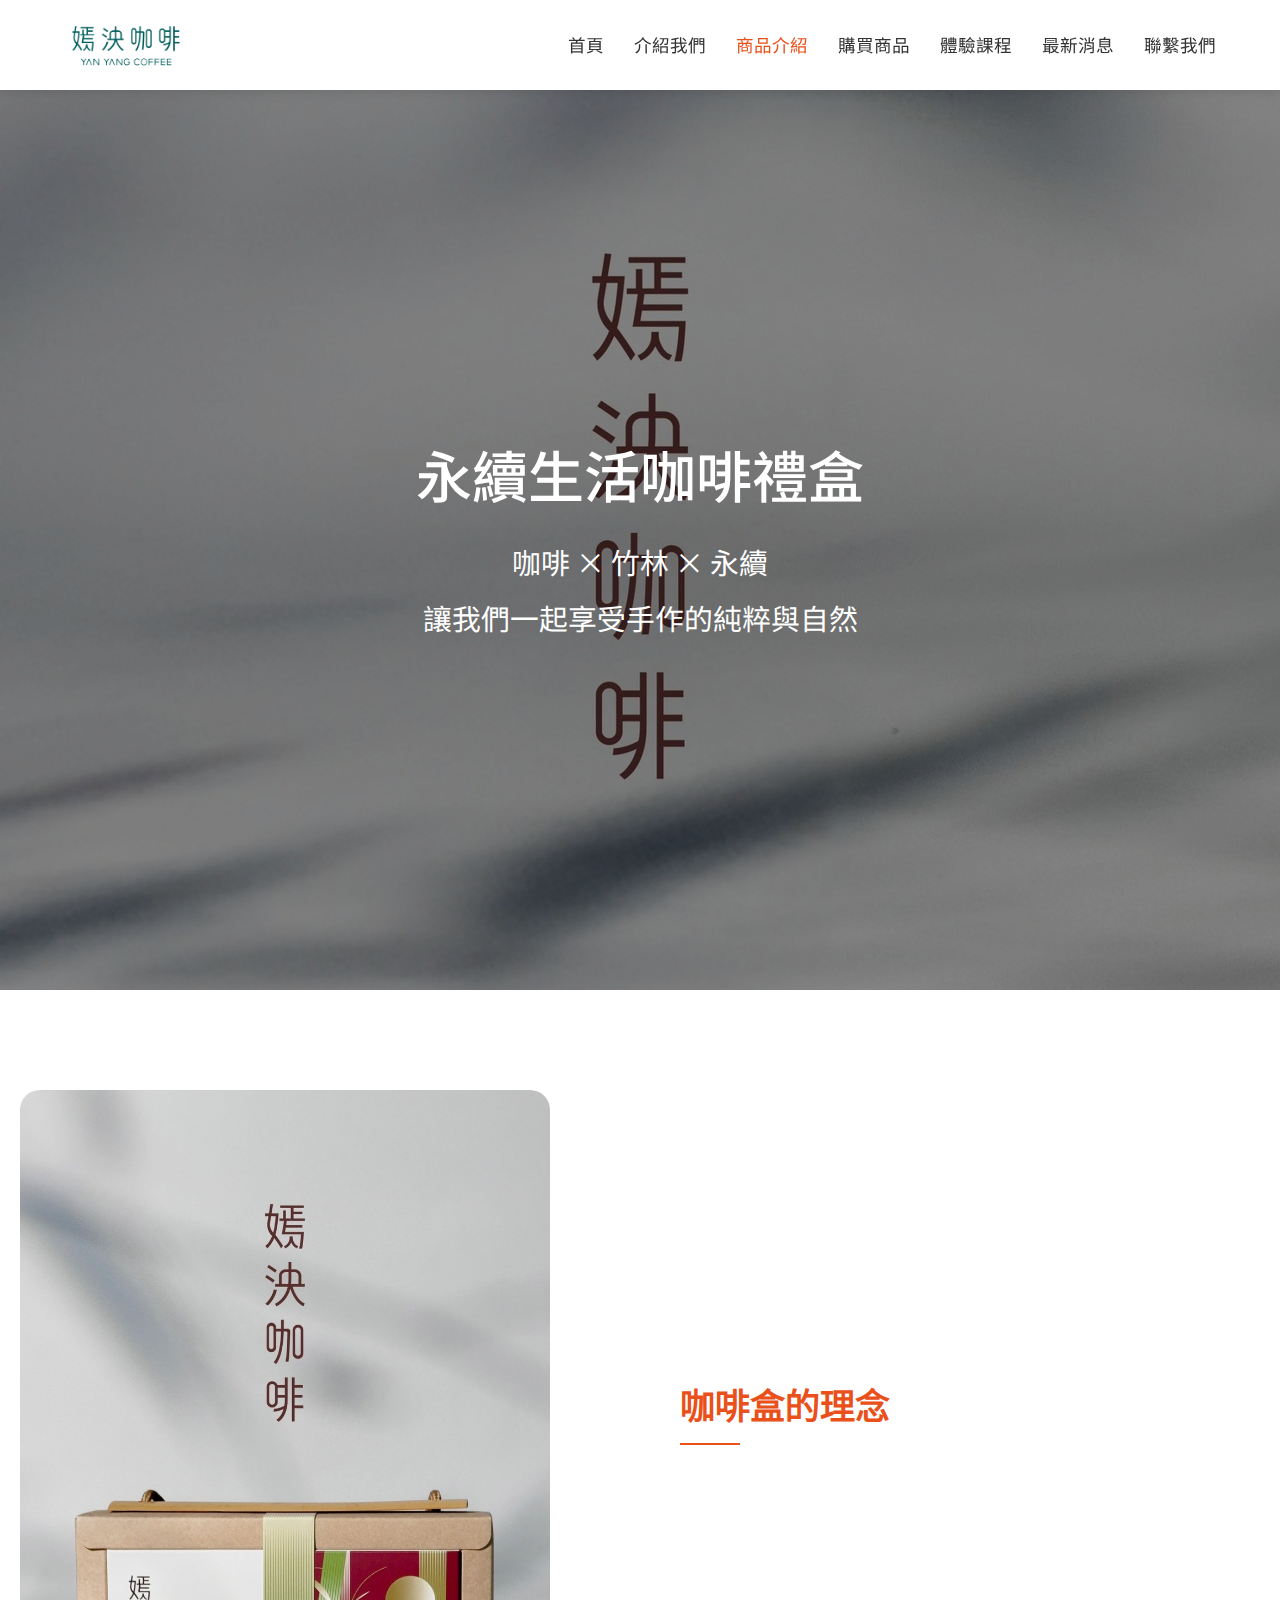
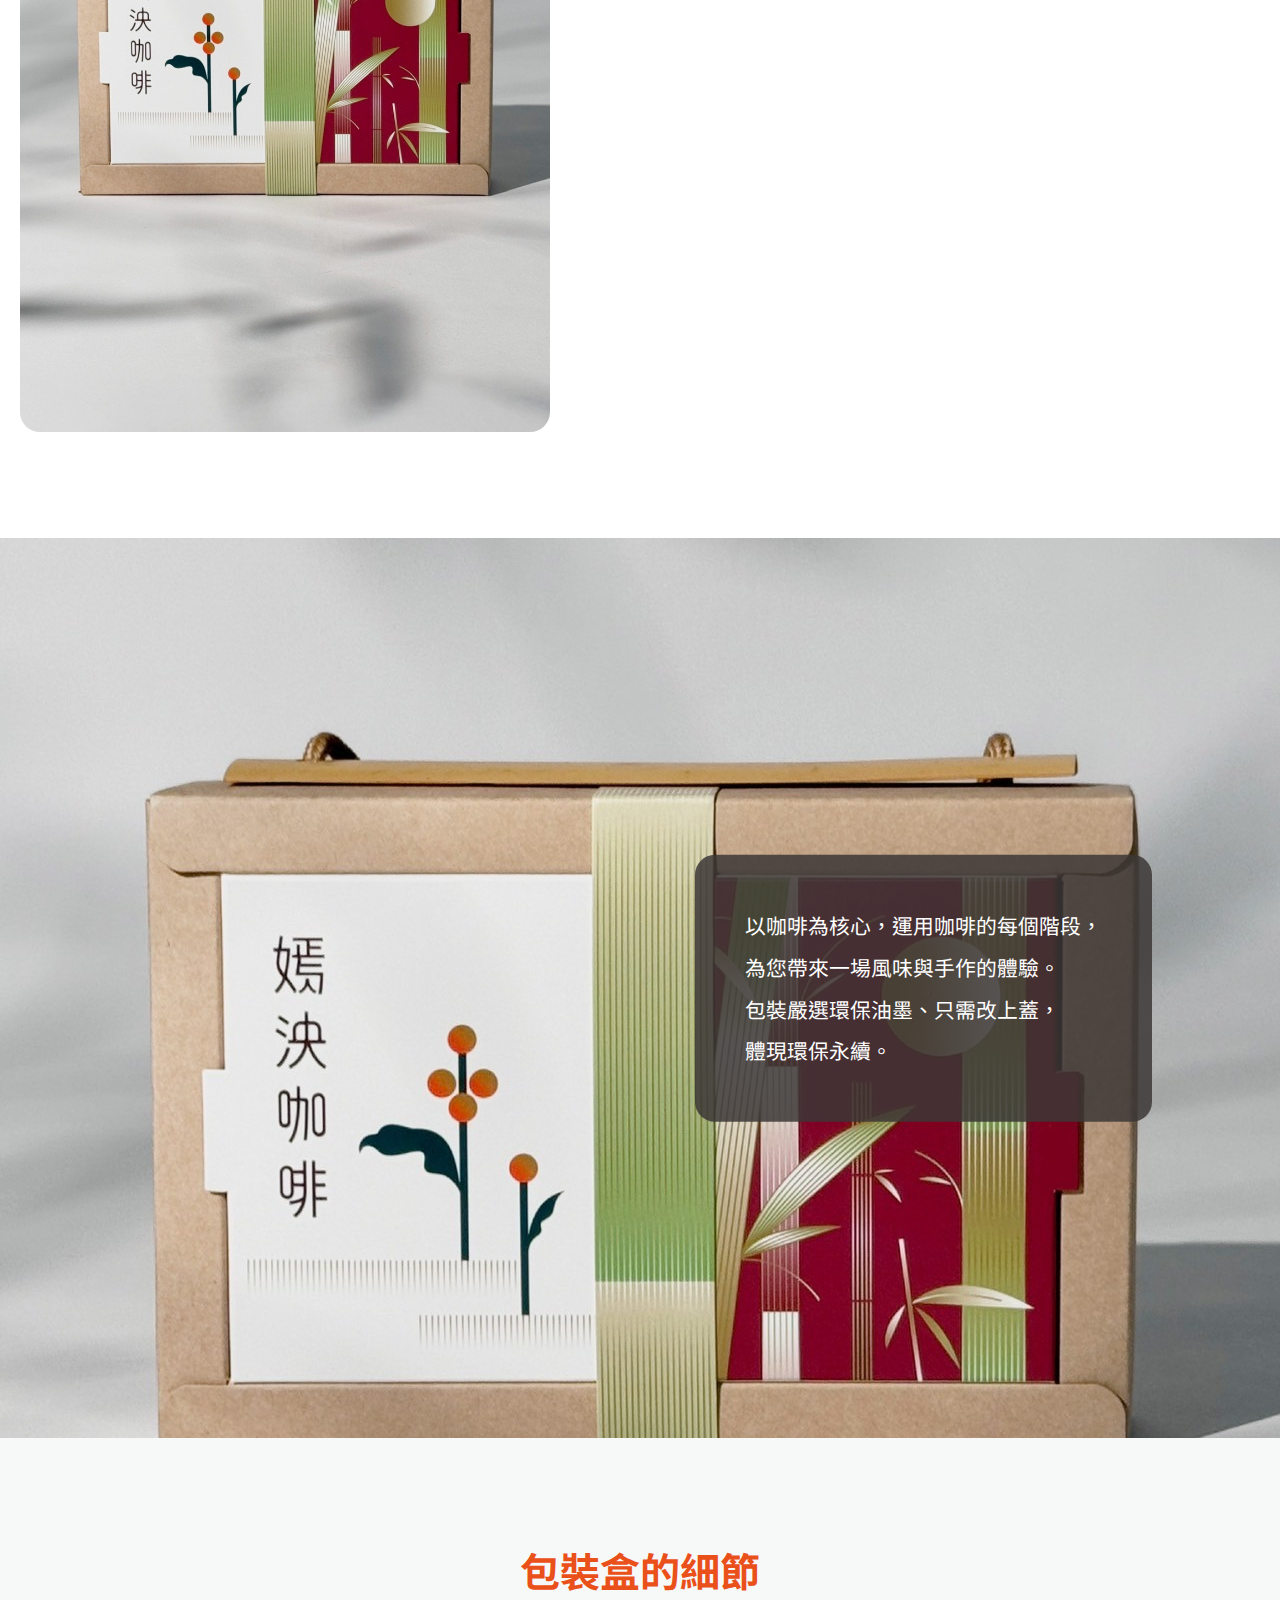
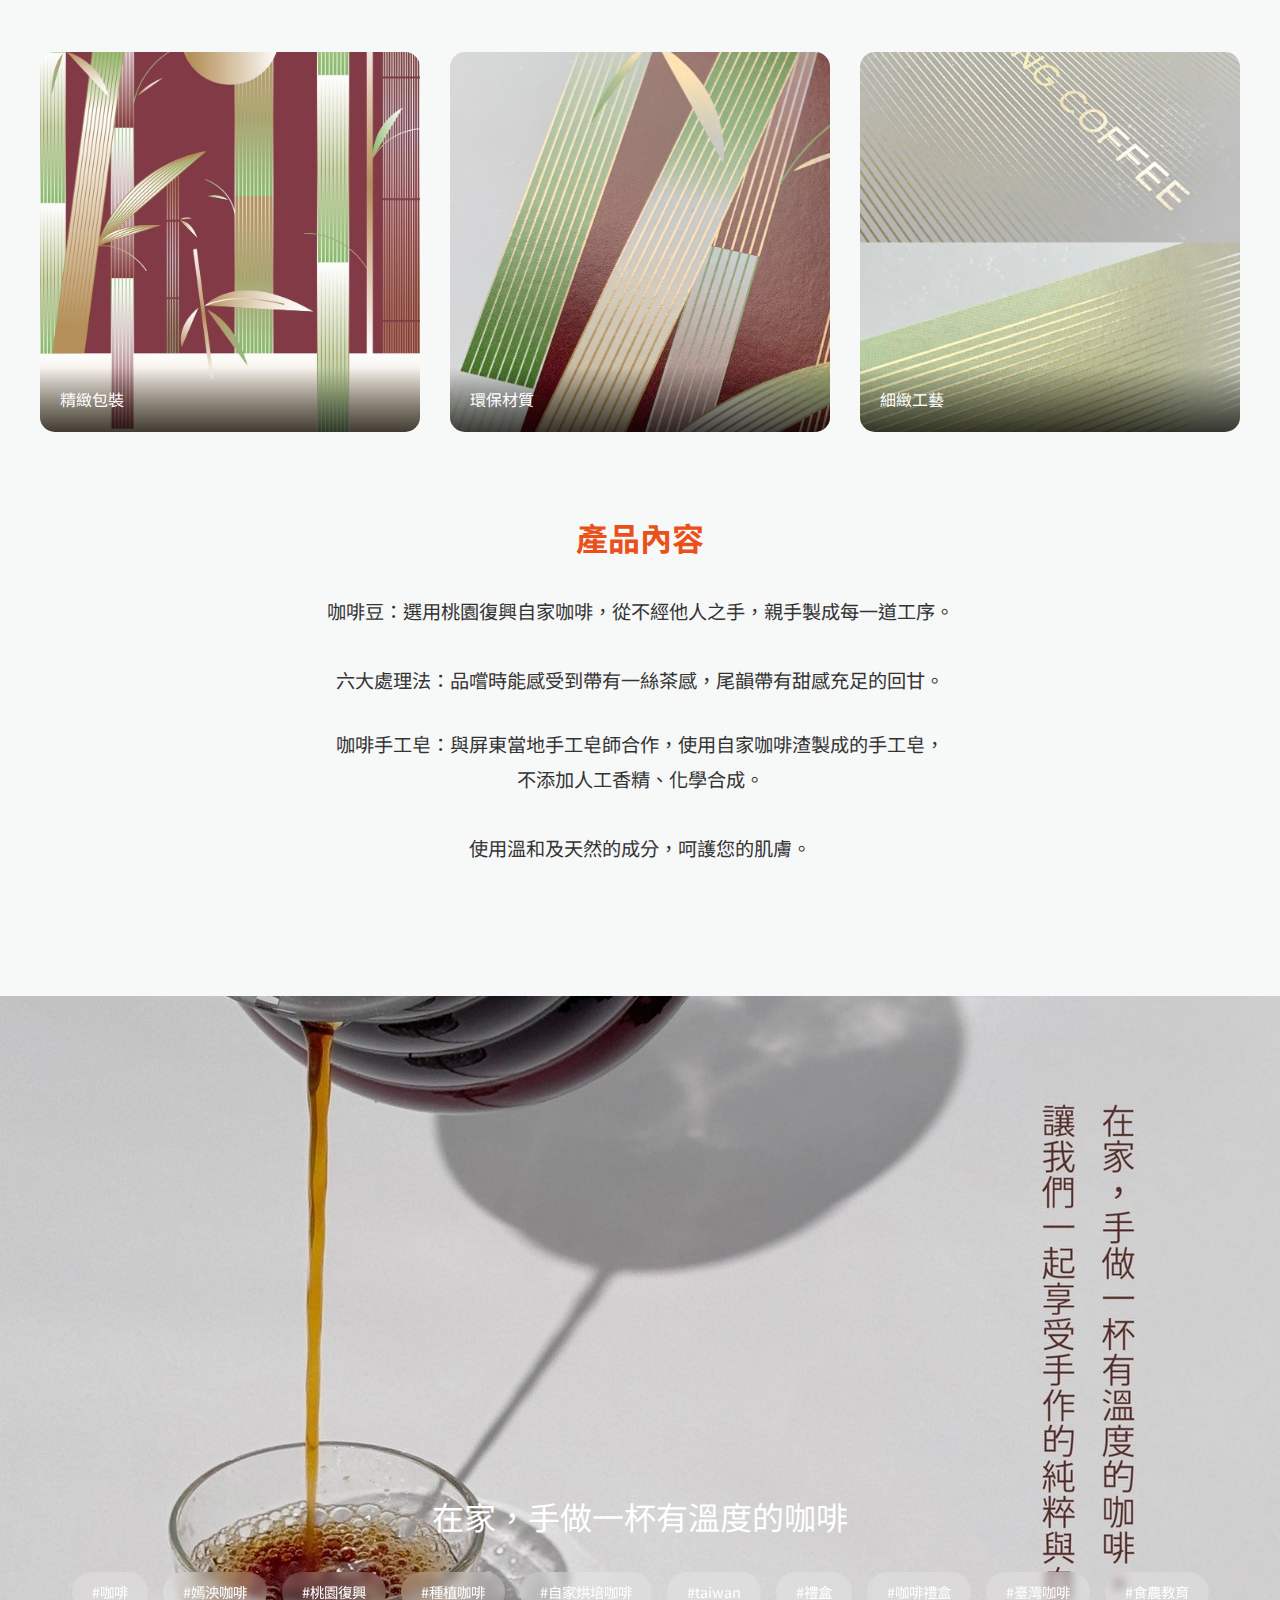
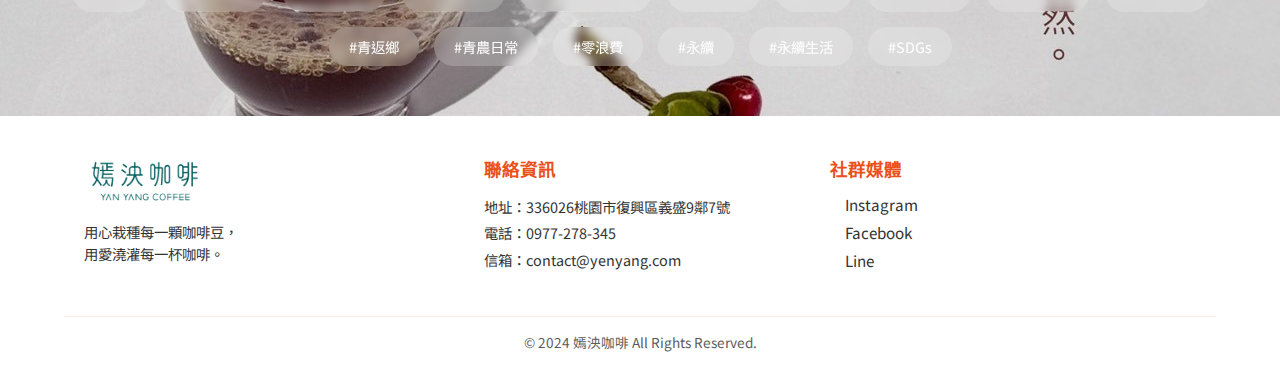
<file: products.html>
<!DOCTYPE html>
<html lang="zh-TW">
<head>
    <meta charset="UTF-8">
    <meta name="viewport" content="width=device-width, initial-scale=1.0">
    <title>商品介紹 | 嫣泱咖啡</title>
    <link rel="stylesheet" href="styles.css">
    <link rel="preconnect" href="https://fonts.googleapis.com">
    <link rel="preconnect" href="https://fonts.gstatic.com" crossorigin>
    <link href="https://fonts.googleapis.com/css2?family=Noto+Sans+TC:wght@400;500;700&display=swap" rel="stylesheet">
</head>
<body>
    <!-- 導覽列 -->
    <nav class="navbar">
        <div class="nav-logo">
            <a href="index.html">
                <img src="images/logo.png" alt="嫣泱咖啡" class="logo-img">
            </a>
        </div>
        <div class="hamburger">
            <span></span>
            <span></span>
            <span></span>
        </div>
        <ul class="nav-links">
            <li><a href="index.html">首頁</a></li>
            <li><a href="about.html">介紹我們</a></li>
            <li><a href="products.html" class="active">商品介紹</a></li>
            <li><a href="shop.html">購買商品</a></li>
            <li><a href="classes.html">體驗課程</a></li>
            <li><a href="index.html#news">最新消息</a></li>
            <li><a href="contact.html">聯繫我們</a></li>
        </ul>
    </nav>

    <!-- 主要內容區域 -->
    <main class="products-main">
        <!-- Hero 區塊 -->
        <section class="product-hero">
            <div class="hero-content fade-in">
                <h1>永續生活咖啡禮盒</h1>
                <p>咖啡 × 竹林 × 永續</p>
                <p>讓我們一起享受手作的純粹與自然</p>
            </div>
        </section>

        <!-- 介紹區塊 -->
        <section class="product-intro">
            <div class="intro-left">
                <img src="images/product-vertical.jpg" alt="產品介紹">
            </div>
            <div class="intro-right">
                <div class="intro-content">
                    <h2 class="intro-title">咖啡盒的理念</h2>
                    <div class="accent-text">
                        <p>返鄉一年了，每天與自然相伴，</p>
                        <p>感受到的不只是寧靜，更是對永續的責任。</p>
                        <p>在竹林中孕育出來的咖啡，</p>
                        <p>咖啡也回饋於我們的土地，</p>
                        <p>這是一場自然與人的共生對話，</p>
                        <p>更是我們對家鄉的情感，以及對永續的承諾。</p>
                    </div>
                </div>
            </div>
        </section>

        <!-- 產品特色區塊 -->
        <section class="product-feature">
            <div class="feature-image">
                <img src="images/product-main.jpg" alt="產品特色">
                <div class="feature-text">
                    <p>以咖啡為核心，運用咖啡的每個階段，<br>
                    為您帶來一場風味與手作的體驗。<br>
                    包裝嚴選環保油墨、只需改上蓋，<br>
                    體現環保永續。</p>
                </div>
            </div>
        </section>

        <!-- 產品細節區塊 -->
        <section class="product-details">
            <h2 class="section-title">包裝盒的細節</h2>
            <div class="details-grid">
                <div class="detail-card">
                    <img src="images/detail1.jpg" alt="細節1" class="hover-zoom">
                    <div class="detail-overlay">
                        <p>精緻包裝</p>
                    </div>
                </div>
                <div class="detail-card">
                    <img src="images/detail2.jpg" alt="細節2" class="hover-zoom">
                    <div class="detail-overlay">
                        <p>環保材質</p>
                    </div>
                </div>
                <div class="detail-card">
                    <img src="images/detail3.jpg" alt="細節3" class="hover-zoom">
                    <div class="detail-overlay">
                        <p>細緻工藝</p>
                    </div>
                </div>
            </div>
            
            <div class="product-content">
                <h3>產品內容</h3>
                <div class="content-text">
                    <p class="coffee-intro">
                        咖啡豆：選用桃園復興自家咖啡，從不經他人之手，親手製成每一道工序。<br><br>
                        六大處理法：品嚐時能感受到帶有一絲茶感，尾韻帶有甜感充足的回甘。
                    </p>
                    <p class="soap-intro">
                        咖啡手工皂：與屏東當地手工皂師合作，使用自家咖啡渣製成的手工皂，<br>
                        不添加人工香精、化學合成。<br><br>
                        使用溫和及天然的成分，呵護您的肌膚。
                    </p>
                </div>
            </div>
        </section>

        <!-- 頁尾圖片區塊 -->
        <section class="product-footer">
            <div class="footer-image">
                <img src="images/product-footer.jpg" alt="在家，手做一杯有溫度的咖啡">
                <div class="tags-container">
                    <p class="footer-text">在家，手做一杯有溫度的咖啡</p>
                    <div class="tags">
                        <span class="tag">#咖啡</span>
                        <span class="tag">#嫣泱咖啡</span>
                        <span class="tag">#桃園復興</span>
                        <span class="tag">#種植咖啡</span>
                        <span class="tag">#自家烘培咖啡</span>
                        <span class="tag">#taiwan</span>
                        <span class="tag">#禮盒</span>
                        <span class="tag">#咖啡禮盒</span>
                        <span class="tag">#臺灣咖啡</span>
                        <span class="tag">#食農教育</span>
                        <span class="tag">#青返鄉</span>
                        <span class="tag">#青農日常</span>
                        <span class="tag">#零浪費</span>
                        <span class="tag">#永續</span>
                        <span class="tag">#永續生活</span>
                        <span class="tag">#SDGs</span>
                    </div>
                </div>
            </div>
        </section>
    </main>

    <!-- 頁尾 -->
    <footer class="footer">
        <div class="footer-content">
            <div class="footer-section">
                <img src="images/logo.png" alt="嫣泱咖啡" class="footer-logo">
                <p>用心栽種每一顆咖啡豆，<br>用愛澆灌每一杯咖啡。</p>
            </div>
            <div class="footer-section">
                <h4>聯絡資訊</h4>
                <p>地址：336026桃園市復興區義盛9鄰7號</p>
                <p>電話：0977-278-345</p>
                <p>信箱：contact@yenyang.com</p>
            </div>
            <div class="footer-section">
                <h4>社群媒體</h4>
                <div class="social-links">
                    <a href="https://www.instagram.com/yanyang_coffee/" class="social-link">Instagram</a>
                    <a href="#" class="social-link">Facebook</a>
                    <a href="#" class="social-link">Line</a>
                </div>
            </div>
        </div>
        <div class="footer-bottom">
            <p>&copy; 2024 嫣泱咖啡 All Rights Reserved.</p>
        </div>
    </footer>

    <script src="script.js"></script>
</body>
</html>
</file>
<file: styles.css>
/* 基本設置 */
:root {
    --primary-color: #333333;
    --accent-color: #EA501A;
    --text-color: #333333;
    --bg-color: #F7F8F8;
    --title-font: 'Cubic 11', sans-serif;
    --border-radius-sm: 4px;
    --border-radius-md: 8px;
}

/* 全局樣式 */
* {
    margin: 0;
    padding: 0;
    box-sizing: border-box;
}

body {
    font-family: 'Noto Sans TC', sans-serif;
    line-height: 1.6;
    color: var(--text-color);
}

/* 導覽列樣式 */
.navbar {
    position: fixed;
    top: 0;
    left: 0;
    width: 100%;
    display: flex;
    justify-content: space-between;
    align-items: center;
    padding: 20px 5%;
    background-color: rgba(255, 255, 255, 0.95);
    box-shadow: 0 2px 10px rgba(0, 0, 0, 0.1);
    z-index: 1000;
}

.nav-logo {
    height: 50px;
}

.logo-img {
    height: 100%;
    width: auto;
}

.nav-links {
    display: flex;
    gap: 30px;
    list-style: none;
}

.nav-links a {
    text-decoration: none;
    color: var(--text-color);
    font-size: 1.1rem;
    transition: color 0.3s ease;
}

.nav-links a:hover,
.nav-links a.active {
    color: var(--accent-color);
}

/* 輪播區塊樣式 */
.slider-section {
    width: 100%;
    height: 100vh;
    position: relative;
    overflow: hidden;
    background: #000;
    margin-top: -10vh;
}

.slider-container {
    width: 100%;
    height: 100%;
    position: relative;
}

.slide {
    position: absolute;
    top: 0;
    left: 0;
    width: 100%;
    height: 100%;
    opacity: 0;
    visibility: hidden;
    transition: opacity 1s ease;
}

.slide img {
    width: 100%;
    height: 100%;
    object-fit: cover;
}

.slide.active {
    opacity: 1;
    visibility: visible;
    z-index: 2;
}

.slider-nav {
    position: absolute;
    bottom: 30px;
    left: 50%;
    transform: translateX(-50%);
    display: flex;
    flex-direction: row;
    gap: 20px;
    z-index: 3;
}

.nav-dot {
    width: 12px;
    height: 12px;
    border: 2px solid white;
    border-radius: 50%;
    background: transparent;
    cursor: pointer;
    transition: all 0.3s ease;
}

.nav-dot.active {
    background: white;
    transform: scale(1.2);
}

/* 頁尾樣式調整 */
.footer {
    padding: 40px 5% 20px;  /* 減少上下間距 */
}

.footer-content {
    max-width: 1200px;
    margin: 0 auto;
    padding: 0 20px;
    display: flex;
    justify-content: flex-start;  /* 改為靠左對齊 */
    gap: 100px;  /* 增加區塊間距 */
}

.footer-section {
    flex: 0 1 auto;  /* 改為自適應寬度 */
    margin-bottom: 20px;
    text-align: left;
}

.footer-section:first-child {
    flex: 0 1 300px;  /* 給予第一個區塊固定寬度 */
}

.footer-logo {
    width: 120px;  /* 可能需要調整 logo 大小 */
    margin-bottom: 10px;
}

.footer-section h4 {
    font-size: 1.1rem;
    color: var(--accent-color);
    margin-bottom: 12px;  /* 減少標題下方間距 */
    font-family: var(--title-font);
    text-align: left;  /* 確保標題左對齊 */
}

.footer-section p {
    font-size: 0.9rem;
    color: var(--text-color);
    margin-bottom: 5px;
    line-height: 1.5;
}

.social-links {
    display: flex;
    justify-content: flex-start;
    gap: 20px;  /* 減少連結之間的間距 */
    padding-left: 15px;
    margin-top: -5px;  /* 整體往上移動一點 */
}

.social-link {
    color: var(--text-color);
    text-decoration: none;
    transition: color 0.3s ease;
    font-size: 0.9rem;
    line-height: 1.2;
}

.social-link:hover {
    color: var(--accent-color);
}

.footer-bottom {
    text-align: center;
    margin-top: 20px;
    padding-top: 15px;
    border-top: 1px solid rgba(234, 80, 26, 0.1);
}

.footer-bottom p {
    font-size: 0.85rem;
    color: var(--text-color);
    opacity: 0.8;
}

/* 響應式設計 */
@media (max-width: 768px) {
    .footer-content {
        flex-direction: column;
        gap: 40px;
    }

    .footer-section,
    .footer-section:first-child {
        flex: 1;
        text-align: center;
    }

    .footer-section .social-links {
        align-items: center;
    }
}

/* Hero 區塊樣式 */
.hero {
    height: 110vh;
    width: 100%;
    background: url('images/coffee-bg.jpg') no-repeat center center;
    background-size: cover;
    position: relative;
    overflow: hidden;
    display: flex;
    justify-content: center;
    align-items: center;
    transition: background-position 0.3s ease-out;
    margin-bottom: -50px;
}

/* 添加漸變遮罩 */
.hero::after {
    content: '';
    position: absolute;
    bottom: 0;
    left: 0;
    width: 100%;
    height: 150px;
    background: linear-gradient(to bottom, transparent, #000);
    z-index: 1;
}

/* 暗色遮罩 */
.hero::before {
    content: '';
    position: absolute;
    top: 0;
    left: 0;
    width: 100%;
    height: 100%;
    background: rgba(0, 0, 0, 0.3);
    z-index: 1;
}

.hero .hero-content {
    position: relative;
    z-index: 2;
    text-align: center;
    color: white;
    opacity: 0;
    transform: translateY(30px);
    transition: all 1s ease;
}

.hero .hero-content.visible {
    opacity: 1;
    transform: translateY(0);
}

.hero h1 {
    font-size: 3.5rem;
    margin-bottom: 1.5rem;
    font-weight: 500;
}

.hero p {
    font-size: 1.8rem;
    margin-bottom: 1rem;
    line-height: 1.6;
}

/* 漢堡選單 */
.hamburger {
    display: none;
    cursor: pointer;
}

.hamburger span {
    display: block;
    width: 25px;
    height: 3px;
    background-color: var(--text-color);
    margin: 5px 0;
    transition: all 0.3s ease;
}

/* 按鈕樣式 */
.cta-buttons {
    display: flex;
    gap: 30px;
    justify-content: center;
    margin-top: 40px;
}

.btn {
    padding: 15px 40px;
    border-radius: 30px;
    text-decoration: none;
    font-weight: 500;
    font-size: 1.1rem;
    transition: all 0.3s ease;
    cursor: pointer;
}

.primary-btn {
    background: var(--accent-color);
    color: white;
    border: 2px solid var(--accent-color);
}

.primary-btn:hover {
    transform: translateY(-3px);
    box-shadow: 0 5px 15px rgba(234, 80, 26, 0.4);
}

.secondary-btn {
    border: 2px solid white;
    color: white;
    background: transparent;
}

.secondary-btn:hover {
    background: white;
    color: var(--text-color);
    transform: translateY(-3px);
}

/* 響應式設計 */
@media (max-width: 768px) {
    .hamburger {
        display: block;
    }

    .nav-links {
        position: fixed;
        top: 90px;
        left: 0;
        width: 100%;
        background-color: rgba(255, 255, 255, 0.95);
        flex-direction: column;
        align-items: center;
        padding: 20px 0;
        gap: 20px;
        transform: translateY(-100%);
        opacity: 0;
        transition: all 0.3s ease;
    }

    .nav-links.active {
        transform: translateY(0);
        opacity: 1;
    }

    .cta-buttons {
        flex-direction: column;
        gap: 20px;
        align-items: center;
    }

    .btn {
        padding: 12px 30px;
        font-size: 1rem;
    }
}

/* 關於我們頁面樣式 */
.about-main {
    padding-top: 90px;
    min-height: 80vh;
    display: flex;
    align-items: center;
    background: url('images/about-coffee.jpg') no-repeat center center;
    background-size: cover;
    position: relative;
}

/* 添加半透明遮罩 */
.about-main::before {
    content: '';
    position: absolute;
    top: 0;
    left: 0;
    width: 100%;
    height: 100%;
    background: rgba(248, 248, 248, 0.95);
    z-index: 1;
}

.about-container {
    max-width: 1600px;
    margin: 0 auto;
    padding: 80px 40px;
    display: flex;
    gap: 100px;
    align-items: center;
    position: relative;
    z-index: 2;
}

.about-image {
    flex: 1.5;
    overflow: hidden;
    border-radius: 20px;
    box-shadow: 0 25px 50px rgba(0,0,0,0.15);
    position: relative;
    height: 500px;
}

.zoom-image {
    width: 100%;
    height: 100%;
    object-fit: cover;
    object-position: center 30%;
    transition: transform 0.8s cubic-bezier(0.4, 0, 0.2, 1);
}

.zoom-image:hover {
    transform: scale(1.2);
}

.about-content {
    flex: 1;
    padding: 20px;
}

.about-title {
    font-size: 3rem;
    color: #EA501A;
    margin-bottom: 40px;
    font-family: var(--title-font);
    position: relative;
    padding-bottom: 15px;
}

.about-title::after {
    content: '';
    position: absolute;
    bottom: 0;
    left: 0;
    width: 60px;
    height: 3px;
    background: #EA501A;
    transition: width 0.3s ease;
}

.about-title:hover::after {
    width: 100px;
}

.about-text p {
    font-size: 1.2rem;
    line-height: 2;
    color: var(--text-color);
    margin-bottom: 30px;
    opacity: 0.9;
    transition: opacity 0.3s ease;
}

.about-text p:hover {
    opacity: 1;
}

/* 品牌理念區塊 */
.brand-concept {
    padding: 150px 5%;
    background: var(--bg-color);
}

.concept-container {
    max-width: 1200px;
    margin: 0 auto;
}

.concept-triangle {
    position: relative;
    max-width: 1800px;
    margin: 0 auto;
    padding: 180px 20px;
    min-height: 1000px;
    display: flex;
    justify-content: center;
    align-items: center;
}

/* 三個主要區塊的基本樣式 */
.concept-item {
    position: absolute;
    width: 320px;
    padding: 30px;
    background: white;
    border-radius: 30px;
    text-align: center;
    box-shadow: 0 10px 30px rgba(0,0,0,0.05);
    transition: all 0.3s ease;
}

/* 位置設定 */
.concept-item.top {
    top: 0;
    left: 50%;
    transform: translateX(-50%);
    z-index: 3;
}

.concept-item.left {
    bottom: 180px;
    left: 0;
}

.concept-item.right {
    bottom: 180px;
    right: 0;
}

/* 中心文字 */
.concept-center {
    position: absolute;
    top: 65%;
    left: 50%;
    transform: translate(-50%, -50%);
    width: 180px;
    height: 180px;
    background: white;
    border-radius: 50%;
    display: flex;
    align-items: center;
    justify-content: center;
    text-align: center;
    box-shadow: 0 5px 20px rgba(0,0,0,0.05);
    z-index: 2;
    padding: 20px;
}

/* 移除垂直連接線 */
.concept-item.top::after {
    display: none;
}

/* 互動效果 */
.concept-item:hover {
    transform: translateY(-5px);
    box-shadow: 0 15px 40px rgba(0,0,0,0.08);
}

.concept-item.top:hover {
    transform: translate(-50%, -5px);
}

/* 響應式設計 */
@media (max-width: 1200px) {
    .concept-item.left {
        left: 50px;
    }
    
    .concept-item.right {
        right: 50px;
    }
}

@media (max-width: 992px) {
    .concept-triangle {
        flex-direction: column;
        gap: 40px;
        padding: 60px 20px;
    }

    .concept-item {
        position: relative;
        top: auto;
        left: auto;
        right: auto;
        bottom: auto;
        transform: none;
        margin: 0 auto;
    }

    .concept-item.top::after {
        display: none;
    }
}

/* 圓形容器 */
.concept-circle {
    width: 120px;
    height: 120px;
    margin: 0 auto 25px;
    background: var(--bg-color);
    border-radius: 50%;
    display: flex;
    align-items: center;
    justify-content: center;
    transition: all 0.3s ease;
}

.concept-circle h2 {
    color: var(--accent-color);
    font-size: 1.8rem;
    font-family: var(--title-font);
}

/* 標籤樣式 */
.concept-tag {
    display: inline-block;
    padding: 8px 20px;
    background: var(--bg-color);
    color: var(--accent-color);
    border-radius: 20px;
    font-size: 0.95rem;
    margin-bottom: 15px;
    transition: all 0.3s ease;
}

/* 文字內容 */
.concept-text {
    color: #666;
    line-height: 1.8;
    font-size: 0.95rem;
}

/* 商品展示區塊樣式 */
.shop-section {
    padding: 50px 20px;
    max-width: 1200px;
    margin: 0 auto;
}

.shop-container {
    width: 100%;
}

.shop-grid {
    display: grid;
    grid-template-columns: repeat(auto-fit, minmax(280px, 1fr));
    gap: 30px;
    margin-top: 40px;
}

.shop-card {
    background: white;
    border-radius: 15px;
    overflow: hidden;
    box-shadow: 0 10px 20px rgba(0,0,0,0.1);
    transition: transform 0.3s ease;
}

.shop-card:hover {
    transform: translateY(-10px);
}

.shop-image {
    width: 100%;
    height: 300px;
    overflow: hidden;
    position: relative;
}

.shop-image img {
    width: 100%;
    height: 100%;
    object-fit: cover;
    transition: transform 0.5s ease;
}

.shop-card:hover .shop-image img {
    transform: scale(1.1);
}

.shop-info {
    padding: 20px;
}

.shop-info h3 {
    font-size: 1.4rem;
    color: var(--text-color);
    margin-bottom: 10px;
}

.shop-description {
    font-size: 1rem;
    color: #666;
    margin-bottom: 15px;
}

.product-options {
    display: flex;
    flex-direction: column;
    gap: 15px;
}

.option-item {
    padding: 15px;
    background: var(--bg-color);
    border-radius: 10px;
}

.option-item h4 {
    font-size: 1.1rem;
    margin-bottom: 10px;
}

.price {
    font-size: 1.2rem;
    color: var(--accent-color);
    font-weight: 500;
    margin-bottom: 15px;
}

.shop-btn {
    background: var(--accent-color);
    color: white;
    border: none;
    padding: 10px 25px;
    border-radius: 25px;
    cursor: pointer;
    transition: all 0.3s ease;
}

.shop-btn:hover {
    background: #d64816;
    transform: translateY(-2px);
}

/* 優惠信息樣式 */
.promo-banner {
    text-align: center;
    padding: 40px 20px;
    background: var(--bg-color);
    border-radius: 15px;
    margin-bottom: 40px;
}

.promo-title {
    font-size: 2rem;
    color: var(--accent-color);
    margin-bottom: 20px;
}

.promo-subtitle {
    font-size: 1.2rem;
    margin-bottom: 15px;
}

.promo-highlight {
    font-size: 1.1rem;
    color: var(--accent-color);
    margin-bottom: 15px;
}

.promo-item {
    font-size: 1.1rem;
    margin-bottom: 10px;
}

.promo-period {
    font-size: 1.1rem;
    color: var(--accent-color);
    margin-top: 20px;
}

/* 響應式設計 */
@media (max-width: 768px) {
    .shop-grid {
        grid-template-columns: 1fr;
    }

    .shop-card {
        max-width: 400px;
        margin: 0 auto;
    }
}

/* 品牌故事區塊樣式 */
.about-story {
    padding: 100px 0;
    background: var(--bg-color);
}

.story-container {
    max-width: 800px;
    margin: 0 auto;
    padding: 0 20px;
}

.story-title {
    font-size: 3rem;
    color: var(--accent-color);
    text-align: center;
    margin-bottom: 50px;
    font-family: var(--title-font);
    position: relative;
}

.story-title::after {
    content: '';
    position: absolute;
    bottom: -15px;
    left: 50%;
    transform: translateX(-50%);
    width: 60px;
    height: 3px;
    background: var(--accent-color);
}

.story-text {
    font-size: 1.2rem;
    line-height: 2;
    color: var(--text-color);
}

.story-text p {
    margin-bottom: 30px;
    opacity: 0.9;
    transition: opacity 0.3s ease;
}

.story-text p:hover {
    opacity: 1;
}

/* 響應式設計 */
@media (max-width: 768px) {
    .story-title {
        font-size: 2.5rem;
    }
    
    .story-text {
        font-size: 1.1rem;
    }
}

/* 商品介紹頁面樣式 */
.products-main {
    padding-top: 90px;
}

/* Hero 區塊 */
.product-hero {
    height: 100vh;
    background: url('images/product-hero.jpg') no-repeat center center;
    background-size: cover;
    position: relative;
    display: flex;
    align-items: center;
    justify-content: center;
    text-align: center;
    color: white;
}

.product-hero::before {
    content: '';
    position: absolute;
    top: 0;
    left: 0;
    width: 100%;
    height: 100%;
    background: rgba(0, 0, 0, 0.4);
}

.product-hero .hero-content {
    position: relative;
    z-index: 2;
}

.product-hero h1 {
    font-size: 3.5rem;
    margin-bottom: 20px;
    font-weight: 500;
}

.product-hero p {
    font-size: 1.8rem;
    margin-bottom: 10px;
}

/* 介紹區塊 */
.product-intro {
    padding: 100px 0;
    display: flex;
    align-items: center;
    gap: 80px;
    max-width: 1400px;
    margin: 0 auto;
    padding: 100px 20px;
}

.intro-left {
    flex: 1;
}

.intro-left img {
    width: 100%;
    height: auto;
    border-radius: 20px;
    transition: transform 0.8s ease;
}

.intro-right {
    flex: 1;
    padding: 50px;
}

.intro-title {
    font-size: 2.2rem;
    color: var(--accent-color);
    margin-bottom: 35px;
    font-family: var(--title-font);
    position: relative;
}

.intro-title::after {
    content: '';
    position: absolute;
    bottom: -10px;
    left: 0;
    width: 60px;
    height: 2px;
    background: var(--accent-color);
    transition: width 0.3s ease;
}

.intro-title:hover::after {
    width: 100px;
}

.accent-text {
    opacity: 0;
    transform: translateY(30px);
    transition: all 0.8s ease;
}

.accent-text.visible {
    opacity: 1;
    transform: translateY(0);
}

.accent-text p {
    font-size: 1.2rem;
    line-height: 1.8;
    margin-bottom: 12px;
    color: #333;
    transition: all 0.3s ease;
}

.accent-text p:hover {
    transform: translateX(10px);
    color: var(--accent-color);
}

/* 響應式設計 */
@media (max-width: 992px) {
    .product-intro {
        flex-direction: column;
        padding: 60px 20px;
        gap: 40px;
    }

    .intro-right {
        padding: 20px;
    }

    .intro-title {
        font-size: 2rem;
        text-align: center;
    }

    .intro-title::after {
        left: 50%;
        transform: translateX(-50%);
    }

    .accent-text p {
        font-size: 1.1rem;
        text-align: center;
    }
}

/* 產品特色區塊 */
.product-feature {
    position: relative;
    height: 100vh;
    overflow: hidden;
}

.feature-image {
    width: 100%;
    height: 100%;
    position: relative;
}

.feature-image img {
    width: 100%;
    height: 100%;
    object-fit: cover;
}

.feature-text {
    position: absolute;
    top: 50%;
    right: 10%;
    transform: translateY(-50%);
    background: rgba(60, 55, 54, 0.85);
    padding: 50px;
    color: white;
    border-radius: 20px;
    max-width: 500px;
}

.feature-text p {
    font-size: 1.3rem;
    line-height: 2;
}

/* 產品細節區塊 */
.product-details {
    padding: 100px 20px;
    background: var(--bg-color);
}

.section-title {
    text-align: center;
    font-size: 2.5rem;
    color: var(--accent-color);
    margin-bottom: 50px;
}

.details-grid {
    display: grid;
    grid-template-columns: repeat(3, 1fr);
    gap: 30px;
    max-width: 1200px;
    margin: 0 auto 80px;
}

.detail-card {
    position: relative;
    overflow: hidden;
    border-radius: 15px;
    aspect-ratio: 1;
}

.hover-zoom {
    width: 100%;
    height: 100%;
    object-fit: cover;
    transition: transform 0.5s ease;
}

.detail-card:hover .hover-zoom {
    transform: scale(1.1);
}

.detail-overlay {
    position: absolute;
    bottom: 0;
    left: 0;
    width: 100%;
    padding: 20px;
    background: linear-gradient(to top, rgba(0,0,0,0.7), transparent);
    color: white;
}

.product-content {
    max-width: 800px;
    margin: 0 auto;
    text-align: center;
}

.product-content h3 {
    font-size: 2rem;
    color: var(--accent-color);
    margin-bottom: 30px;
}

.content-text p {
    font-size: 1.2rem;
    line-height: 1.8;
    margin-bottom: 30px;
}

/* 頁尾圖片區 */
.product-footer {
    position: relative;
}

.footer-image {
    width: 100%;
    height: 80vh;
    position: relative;
}

.footer-image img {
    width: 100%;
    height: 100%;
    object-fit: cover;
}

.tags-container {
    position: absolute;
    bottom: 50px;
    left: 50%;
    transform: translateX(-50%);
    text-align: center;
    color: white;
    width: 100%;
    padding: 0 20px;
}

.footer-text {
    font-size: 2rem;
    margin-bottom: 30px;
}

.tags {
    display: flex;
    flex-wrap: wrap;
    justify-content: center;
    gap: 15px;
}

.tag {
    padding: 8px 20px;
    background: rgba(255,255,255,0.2);
    border-radius: 20px;
    backdrop-filter: blur(5px);
    font-size: 0.9rem;
}

/* 響應式設計 */
@media (max-width: 768px) {
    .product-intro {
        flex-direction: column;
        padding: 50px 20px;
    }

    .details-grid {
        grid-template-columns: 1fr;
    }

    .feature-text {
        right: 50%;
        transform: translate(50%, -50%);
        width: 90%;
    }

    .product-hero h1 {
        font-size: 2.5rem;
    }

    .product-hero p {
        font-size: 1.3rem;
    }
}

.classes-hero {
    height: 60vh;
    background-image: linear-gradient(rgba(0, 0, 0, 0.5), rgba(0, 0, 0, 0.5)), url('images/classes/hero-bg.jpg');
    background-size: cover;
    background-position: center;
    display: flex;
    align-items: center;
    justify-content: center;
    text-align: center;
    color: white;
}

.classes-hero .hero-content {
    max-width: 800px;
    padding: 0 20px;
}

.classes-hero h1 {
    font-size: 3.5rem;
    margin-bottom: 20px;
    font-family: var(--title-font);
}

.classes-hero p {
    font-size: 1.8rem;
}

/* 課程介紹區塊 */
.classes-intro {
    padding: 80px 20px;
    text-align: center;
    background: var(--bg-color);
}

.intro-container {
    max-width: 800px;
    margin: 0 auto;
}

.intro-container h2 {
    font-size: 2.5rem;
    color: var(--accent-color);
    margin-bottom: 30px;
    font-family: var(--title-font);
}

.intro-text {
    font-size: 1.2rem;
    line-height: 1.8;
}

/* 課程類型區塊 */
.classes-types {
    padding: 80px 20px;
    max-width: 1200px;
    margin: 0 auto;
    display: flex;
    justify-content: center;
    gap: 40px;
}

.class-category {
    flex: 1;
    max-width: 500px;
}

.class-category h3 {
    font-size: 2rem;
    color: var(--accent-color);
    margin-bottom: 40px;
    text-align: center;
    font-family: var(--title-font);
}

/* 調整卡片為正方形 */
.class-card {
    aspect-ratio: 1;
    background: white;
    border-radius: 20px;
    overflow: hidden;
    box-shadow: 0 5px 15px rgba(0,0,0,0.1);
}

/* 調整圖片佔比 */
.class-image {
    width: 100%;
    height: 300px;
    overflow: hidden;
}

.class-image img {
    width: 100%;
    height: 100%;
    object-fit: contain;
    background-color: #f5f5f5;
}

/* 調整文字區域 */
.class-info {
    height: 40%;
    padding: 25px;
    display: flex;
    flex-direction: column;
    justify-content: space-between;
}

.class-info h4 {
    font-size: 1.8rem;
    margin-bottom: 15px;
    color: var(--text-color);
}

.class-info p {
    font-size: 1rem;
    line-height: 1.6;
    color: #666;
    flex-grow: 1;
}

.class-details {
    display: flex;
    gap: 20px;
    font-size: 1rem;
    color: var(--accent-color);
    margin-top: auto;
}

/* 價格資訊區塊 */
.price-info {
    padding: 80px 20px;
    background: var(--bg-color);
    text-align: center;
}

.price-container {
    max-width: 600px;
    margin: 0 auto;
}

.price-container h3 {
    font-size: 1.8rem;
    color: var(--accent-color);
    margin-bottom: 40px;
    font-family: var(--title-font);
}

.price-details {
    display: flex;
    flex-direction: column;
    gap: 20px;
    align-items: center;
}

.price-item {
    display: flex;
    gap: 20px;
    align-items: center;
    font-size: 1.2rem;
}

.price-type {
    color: var(--text-color);
}

.price-amount {
    color: var(--accent-color);
    font-weight: 700;
}

.price-note {
    margin-top: 20px;
    font-size: 0.9rem;
    color: #666;
}

/* 響應式設計 */
@media (max-width: 768px) {
    .classes-hero h1 {
        font-size: 2.5rem;
    }

    .classes-hero p {
        font-size: 1.3rem;
    }

    .class-image {
        height: 250px;
    }

    .class-info {
        padding: 20px;
    }

    .class-info h4 {
        font-size: 1.3rem;
    }

    .price-item {
        font-size: 1.1rem;
    }

    .classes-types {
        flex-direction: column;
        align-items: center;
    }

    .class-category {
        width: 100%;
        max-width: 400px;
    }
}

/* 課程花絮照片區樣式 */
.course-gallery {
    padding: 50px 0;
}

.gallery-container {
    max-width: 100%;
    margin: 0 auto;
}

.gallery-section {
    margin-bottom: 50px;
}

.gallery-section h3 {
    font-size: 2rem;
    color: var(--accent-color);
    margin-bottom: 30px;
    padding-left: 20px;
}

.gallery-scroll {
    width: 100%;
    overflow-x: auto;
    overflow-y: hidden;
    -webkit-overflow-scrolling: touch;
    scroll-behavior: smooth;
    scrollbar-width: none; /* Firefox */
    -ms-overflow-style: none; /* IE and Edge */
}

/* 隱藏 Webkit 瀏覽器的滾動條 */
.gallery-scroll::-webkit-scrollbar {
    display: none;
}

/* 移除之前的滾動條相關樣式 */
.gallery-scroll::-webkit-scrollbar-track,
.gallery-scroll::-webkit-scrollbar-thumb {
    display: none;
}

.gallery-scroll-content {
    display: flex;
    gap: 20px;
    padding: 0 20px;
    padding-bottom: 20px; /* 為滾動條留出空間 */
}

.gallery-item {
    flex: 0 0 300px;
    height: 300px;
    border-radius: 12px;
    overflow: hidden;
    box-shadow: 0 4px 8px rgba(0,0,0,0.1);
    transition: transform 0.3s ease;
}

.gallery-item:hover {
    transform: translateY(-5px);
}

.gallery-item img {
    width: 100%;
    height: 100%;
    object-fit: cover;
    transition: transform 0.3s ease;
}

.gallery-item:hover img {
    transform: scale(1.05);
}

/* 美化滾動條 */
.gallery-scroll::-webkit-scrollbar {
    height: 8px;
}

.gallery-scroll::-webkit-scrollbar-track {
    background: #f5f5f5;
    border-radius: 4px;
}

.gallery-scroll::-webkit-scrollbar-thumb {
    background: var(--accent-color);
    border-radius: 4px;
}

/* 響應式設計 */
@media (max-width: 768px) {
    .gallery-item {
        flex: 0 0 250px;
        height: 250px;
    }
}

/* 燈箱樣式 */
.lightbox {
    display: none;
    position: fixed;
    top: 0;
    left: 0;
    width: 100%;
    height: 100%;
    background: rgba(0, 0, 0, 0.9);
    z-index: 1000;
    opacity: 0;
    transition: opacity 0.3s ease;
}

.lightbox.active {
    display: flex;
    justify-content: center;
    align-items: center;
    opacity: 1;
}

.lightbox img {
    max-width: 90%;
    max-height: 90vh;
    object-fit: contain;
    transform: scale(0.9);
    transition: transform 0.3s ease;
}

.lightbox.active img {
    transform: scale(1);
}

.close-lightbox {
    position: absolute;
    top: 20px;
    right: 20px;
    color: white;
    font-size: 40px;
    cursor: pointer;
    z-index: 1001;
}

/* 讓圖片有點擊效果 */
.gallery-item {
    cursor: pointer;
}

/* 箱箭頭樣式 */
.lightbox-arrow {
    position: absolute;
    top: 50%;
    transform: translateY(-50%);
    background: rgba(255, 255, 255, 0.1);
    color: white;
    border: none;
    width: 50px;
    height: 50px;
    font-size: 24px;
    cursor: pointer;
    border-radius: 50%;
    transition: all 0.3s ease;
    z-index: 1001;
}

.lightbox-arrow:hover {
    background: rgba(255, 255, 255, 0.2);
}

.prev-arrow {
    left: 20px;
}

.next-arrow {
    right: 20px;
}

/* 在小螢幕上調整箭頭位置 */
@media (max-width: 768px) {
    .lightbox-arrow {
        width: 40px;
        height: 40px;
        font-size: 20px;
    }
    
    .prev-arrow {
        left: 10px;
    }
    
    .next-arrow {
        right: 10px;
    }
}

/* 聯繫我們頁面樣式 */
.contact-main {
    padding-top: 80px;
    max-width: 1000px;
    margin: 0 auto;
}

/* Hero 區塊 - 極簡設計 */
.contact-hero {
    padding: 40px 20px;
    text-align: center;
}

.contact-hero h1 {
    font-size: 2rem;
    font-family: var(--title-font);
    position: relative;
    display: inline-block;
}

.contact-hero h1::after {
    content: '';
    position: absolute;
    bottom: -10px;
    left: 50%;
    width: 0;
    height: 2px;
    background: var(--accent-color);
    transform: translateX(-50%);
    animation: lineExpand 0.8s ease forwards 0.5s;
}

/* 主要內容網格 */
.contact-grid-container {
    display: flex;
    flex-direction: column;
    gap: 60px;
    padding: 0 20px;
}

/* 資訊區塊共同樣式 */
.info-block {
    margin-bottom: 40px;
    opacity: 0;
    transform: translateY(20px);
    animation: fadeInUp 0.8s ease forwards;
}

.info-block h2 {
    font-size: 1.3rem;
    color: var(--accent-color);
    margin-bottom: 20px;
    text-align: left;
    padding-left: 15px;
}

/* 聯絡資訊樣式 */
.info-item {
    display: flex;
    align-items: center;
    margin-bottom: 20px;
    padding: 15px;
    border-radius: 8px;
    transition: all 0.3s ease;
}

.info-item:hover {
    background: rgba(0,0,0,0.02);
}

.info-label {
    flex: 0 0 70px;
    color: #666;
    font-size: 0.95rem;
}

.info-content {
    flex: 1;
    display: flex;
    align-items: center;
    justify-content: space-between;
    gap: 15px;
}

.copy-btn {
    background: transparent;
    border: 1px solid var(--accent-color);
    color: var(--accent-color);
    padding: 4px 12px;
    border-radius: 15px;
    font-size: 0.85rem;
    cursor: pointer;
    transition: all 0.3s ease;
}

.copy-btn:hover {
    background: var(--accent-color);
    color: white;
}

/* 社群媒體連結 */
.social-links {
    display: flex;
    justify-content: flex-start;
    gap: 20px;  /* 減少連結之間的間距 */
    padding-left: 15px;
    margin-top: -5px;  /* 整體往上移動一點 */
}

.social-links a {
    text-decoration: none;
    color: var(--text-color);
    position: relative;
    padding: 3px 0;  /* 減少上下內邊距 */
    font-size: 0.95rem;
}

.social-links a::after {
    content: '';
    position: absolute;
    bottom: 0;
    left: 0;
    width: 0;
    height: 1px;
    background: var(--accent-color);
    transition: width 0.3s ease;
}

.social-links a:hover::after {
    width: 100%;
}

/* 聯繫表單 */
.contact-form {
    max-width: 600px;
    margin: 0 auto;
    opacity: 0;
    animation: fadeIn 0.8s ease forwards 0.3s;
    padding: 0 15px;  /* 與其他區塊保持一致的左側間距 */
}

.form-group {
    position: relative;
    margin-bottom: 35px;
    display: flex;
    flex-direction: column;
    align-items: flex-start;  /* 確保內容靠左對齊 */
}

.form-group input,
.form-group textarea {
    width: 100%;
    padding: 10px 0;
    border: none;
    border-bottom: 1px solid #ddd;
    outline: none;
    transition: all 0.3s ease;
    font-size: 0.95rem;
    background: transparent;
    order: 2;  /* 確保輸入框在標籤下方 */
}

.form-group textarea {
    min-height: 100px;
    resize: vertical;
}

.form-group label {
    position: relative;  /* 改為相對定位 */
    color: #666;
    font-size: 0.85rem;
    margin-bottom: 5px;
    order: 1;  /* 確保標籤在上方 */
    transform-origin: left;
    transition: color 0.3s ease;
}

/* 移除浮動標籤效果，改為簡單的顏色變化 */
.form-group input:focus ~ label,
.form-group textarea:focus ~ label {
    color: var(--accent-color);
}

.form-group input:focus,
.form-group textarea:focus {
    border-bottom-color: var(--accent-color);
}

/* 電話輸入框特殊樣式 */
.form-group input[type="tel"] {
    letter-spacing: 1px;  /* 增加字間距 */
}

/* 表單標題 */
.contact-form h2 {
    text-align: left;
    color: var(--accent-color);
    margin-bottom: 30px;
    font-family: var(--title-font);
    font-size: 1.3rem;
    padding-left: 15px;
}

/* 提交按鈕 */
.submit-btn {
    background: transparent;
    color: var(--accent-color);
    border: 1px solid var(--accent-color);
    padding: 10px 35px;
    border-radius: 25px;
    cursor: pointer;
    transition: all 0.3s ease;
    display: block;
    margin: 40px auto 0;
    font-size: 0.95rem;
}

.submit-btn:hover {
    background: var(--accent-color);
    color: white;
    transform: translateY(-2px);
}

/* 動畫效果 */
@keyframes lineExpand {
    to {
        width: 50px;
    }
}

@keyframes fadeInUp {
    from {
        opacity: 0;
        transform: translateY(20px);
    }
    to {
        opacity: 1;
        transform: translateY(0);
    }
}

@keyframes fadeIn {
    from {
        opacity: 0;
    }
    to {
        opacity: 1;
    }
}

/* 響應式設計 */
@media (max-width: 768px) {
    .contact-grid-container {
        gap: 40px;
    }

    .info-item {
        flex-direction: column;
        align-items: flex-start;
        gap: 10px;
    }

    .info-content {
        width: 100%;
    }
}

/* 營業時間 */
.info-block p {
    padding-left: 15px;
    color: #666;
    font-size: 0.95rem;
}

/* 頁尾社群媒體樣式 */
.footer-section .social-links {
    display: flex;
    flex-direction: column;
    gap: 6px;  /* 減少連結之間的間距 */
    align-items: flex-start;
    margin-top: -3px;  /* 整體往上移動一點 */
}

.footer-section .social-link {
    padding: 2px 0;  /* 減少上下內邊距 */
}

/* 互動效果 */
.concept-item:hover::after {
    background: rgba(234, 80, 26, 0.4);
}

/* 響應式設計 */
@media (max-width: 992px) {
    .concept-item::after {
        display: none;
    }
    
    .concept-item.top {
        margin-bottom: 60px;
    }
}

/* 品牌故事影片區塊 */
.story-video {
    margin: 120px auto 0;
    width: 100%;
    max-width: 2000px;
    border-radius: 40px;
    overflow: hidden;
    box-shadow: 0 40px 80px rgba(0,0,0,0.2);
    position: relative;
    padding-top: 58%;
}

.story-video video {
    position: absolute;
    top: 0;
    left: 0;
    width: 100%;
    height: 100%;
    object-fit: cover;
    display: block;
    transform: scale(1.04);
}

/* 響應式調整 */
@media (max-width: 1800px) {
    .story-video {
        width: 98%;
        max-width: 1800px;
    }
}

@media (max-width: 768px) {
    .story-video {
        width: 95%;
        margin-top: 100px;
        border-radius: 35px;
        padding-top: 56.25%;
    }
}
</file>
